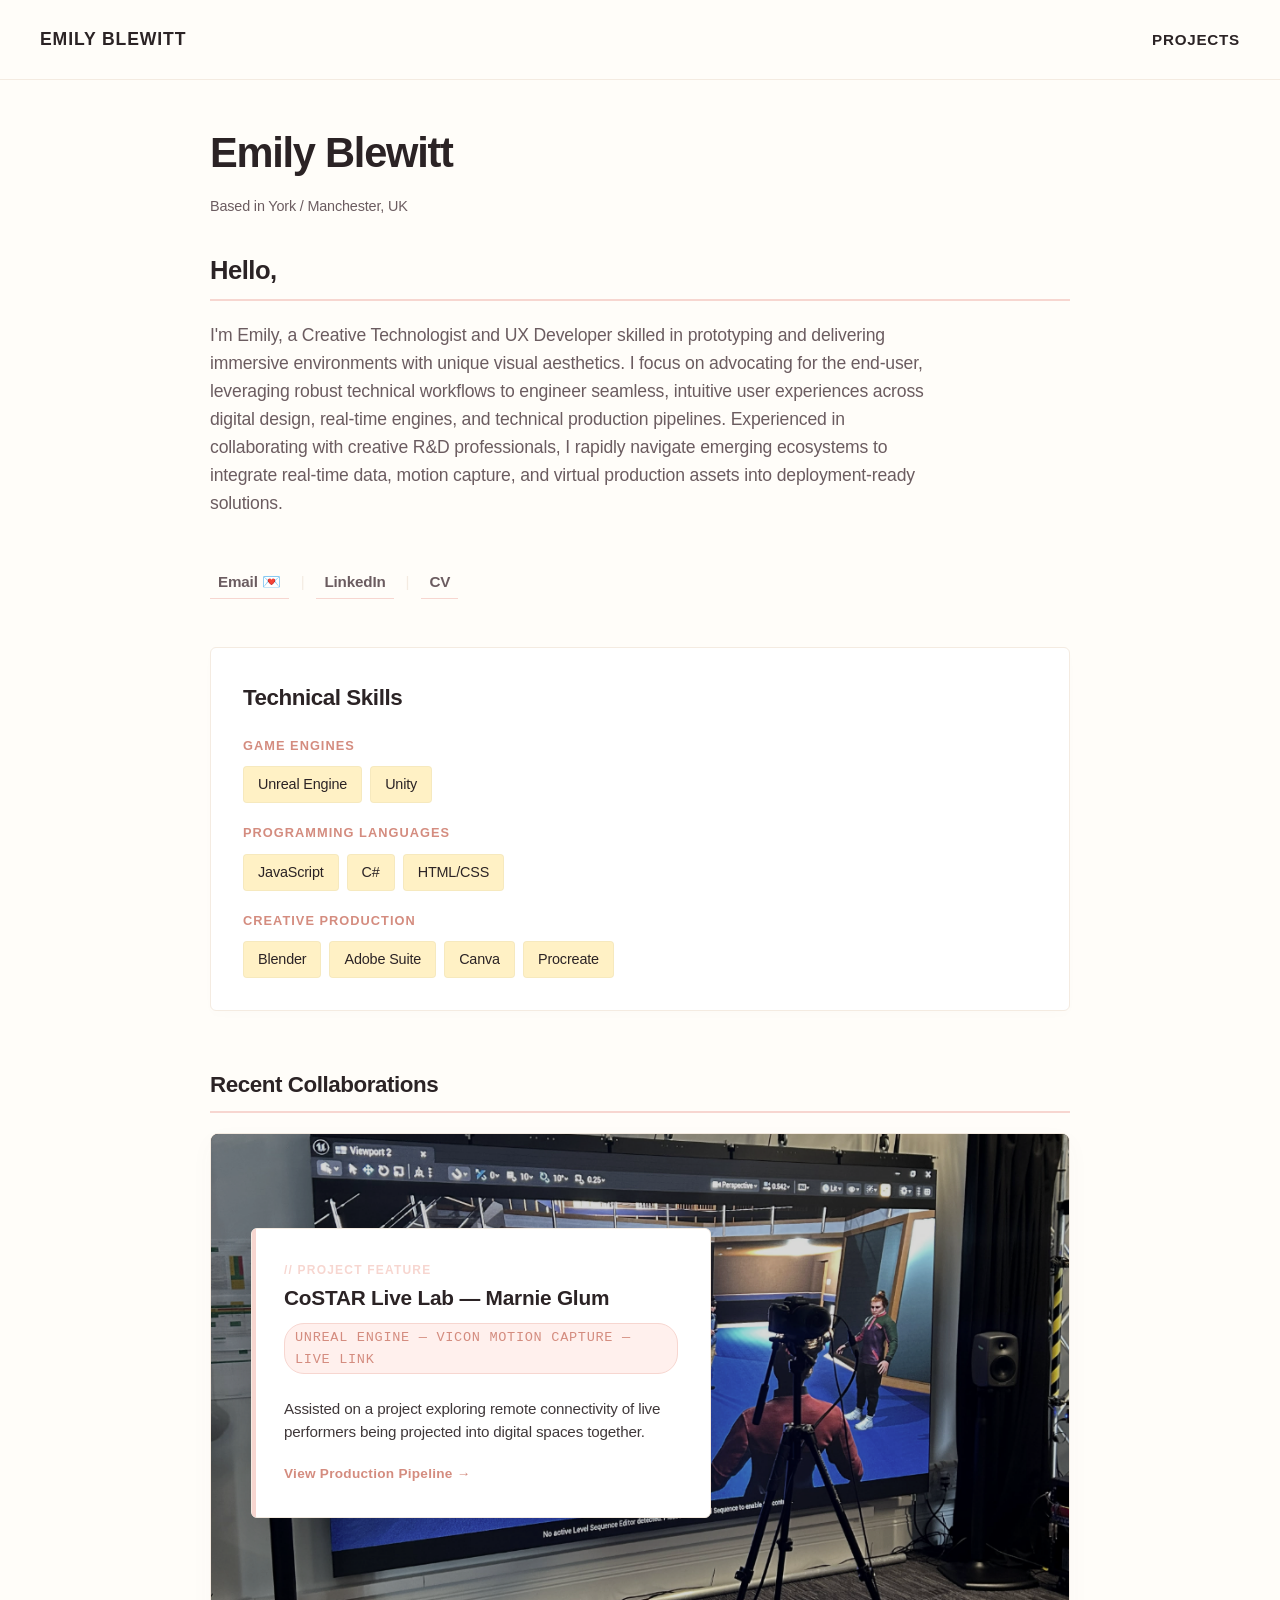
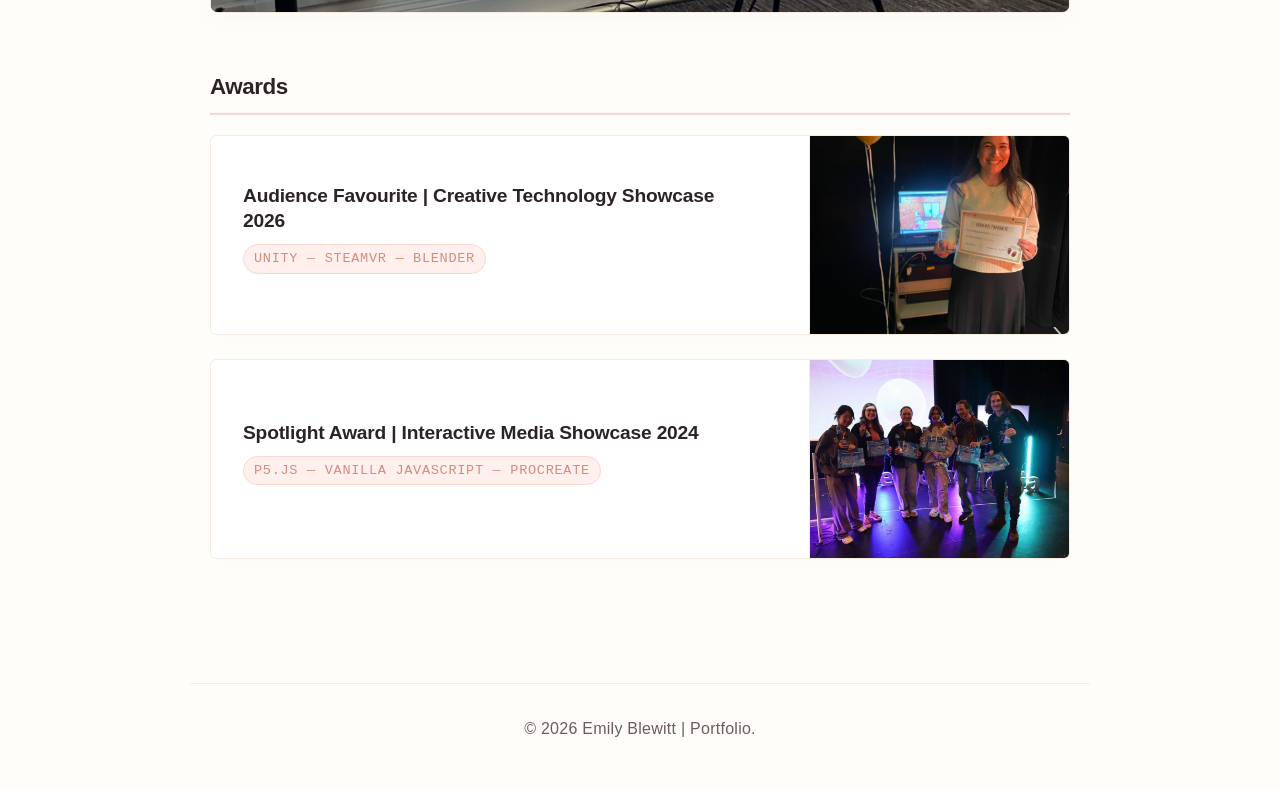
<file: index.html>
<!DOCTYPE html>
<html lang="en">
<head>
    <meta charset="UTF-8">
    <meta name="viewport" content="width=device-width, initial-scale=1.0">
    <title>Emily Blewitt | Portfolio</title>
    <link rel="stylesheet" href="styles.css">
</head>
<body>
    <!-- Navigation Bar -->
    <nav>
        <div class="logo"><a id="portfolio-text" href="index.html">EMILY BLEWITT</a></div>
        <ul>
            <li><a href="projects.html">Projects</a></li>
        </ul>
    </nav>
<main>
    <!-- Name and Location -->
    <div class="intro-profile">
        <h1>Emily Blewitt</h1>
        <p class="location-tag">Based in York / Manchester, UK</p>
    </div>
    <!--Short Bio-->
    <div class="short-bio">
        <h2>Hello,</h2>
        <p>I'm Emily, a Creative Technologist and UX Developer skilled in prototyping and delivering immersive environments with unique visual aesthetics. I focus on advocating for the end-user, leveraging robust technical workflows to engineer seamless, intuitive user experiences across digital design, real-time engines, and technical production pipelines.
            Experienced in collaborating with creative R&D professionals, I rapidly navigate emerging ecosystems to integrate real-time data, motion capture, and virtual production assets into deployment-ready solutions.</p>
    </div>
    <!--Contact-->
     <div class="contact-tab-capsule">
        <a href="mailto:emilygrace.blewitt@gmail.com" class="tab-link">Email 💌</a>
        <span class="tab-divider">|</span>
        <a href="https://www.linkedin.com/in/emily-blewitt-62a078246/" target="_blank" rel="noopener noreferrer" class="tab-link">LinkedIn</a>
        <span class="tab-divider">|</span>
        <a href="CV_EmilyBlewitt.pdf" download="CV_EmilyBlewitt.pdf" target="_blank" class="tab-link">CV</a>
    </div>
    <!--Tech Stack-->
    <div class="tech-stack">
        <h3 class="tool-header">Technical Skills</h3>
        <h4 class="tool-group">Game Engines</h4>
        <ul>
            <li>Unreal Engine</li>
            <li>Unity</li>
        </ul>
        <h4 class="tool-group">Programming Languages</h4>  
        <ul>
            <li>JavaScript</li>
            <li>C#</li>
            <li>HTML/CSS</li>
        </ul>
        <h4 class="tool-group">Creative Production</h4>
        <ul>
            <li>Blender</li>
            <li>Adobe Suite</li>
            <li>Canva</li>
            <li>Procreate</li>    
        </ul>
    </div>

    <!--Highlight Project-->
    <!--Highlight Project: Premium Exhibition Spotlight Banner-->
    <section class="highlight-project">
        <h2 class="highlight-title">Recent Collaborations</h2>
        
        <a href="CoSTAR-MG.html" class="spotlight-banner-link">
            <div class="spotlight-viewport-container">
                <!-- Immersive Background Media Asset -->
                <div class="spotlight-image-lens">
                    <img src="images/croppedmgcs.png" alt="CoSTAR Live Lab Project" class="spotlight-bg-img">
                </div>
                
                <!-- Sleek Minimalist Gallery Placard Overlay -->
                <div class="spotlight-placard-overlay">
                    <div class="placard-accent-bracket"></div>
                    <div class="placard-inner-content">
                        <p class="placard-context-tag">// PROJECT FEATURE</p>
                        <h3 class="placard-project-title">CoSTAR Live Lab — Marnie Glum</h3>
                        <p class="project-meta-tags">Unreal Engine — Vicon Motion Capture — Live Link</p>
                        <p class="placard-description">Assisted on a project exploring remote connectivity of live performers being projected into digital spaces together.</p>
                        <span class="placard-action-btn">View Production Pipeline →</span>
                    </div>
                </div>
            </div>
        </a>
    </section>



    <!--Additional Skills and Experience-->
    <section class="awards">
        <h2 class="awards-title">Awards</h2>
        
        <!-- CT Showcase Card -->
        <article class="award-item">
            <div class="award-item-content">
                <h3 class="award-name">Audience Favourite | Creative Technology Showcase 2026</h3>
                <p class="project-meta-tags">Unity — SteamVR — Blender</p>
            </div>
            <div class="award-media-wrapper">
                <img src="images/audiencefavimage.jpg" alt="Creative Technology Showcase Award" class="awards-image">
            </div>
        </article>
        
        <!-- IM Showcase Card -->
        <article class="award-item">
            <div class="award-item-content">
                <h3 class="award-name">Spotlight Award | Interactive Media Showcase 2024</h3>
                <p class="project-meta-tags">p5.js — Vanilla JavaScript — Procreate</p>
            </div>  
            <div class="award-media-wrapper">
                <img src="images/imshowcase2024.jpg" alt="Interactive Media Showcase Award" class="awards-image"> 
            </div>
        </article>
    </section>

</main>
    <footer>
        <p>&copy; 2026 Emily Blewitt | Portfolio.</p>
    </footer>
</body>
<script src="cursor.js"></script>
</html>
</file>
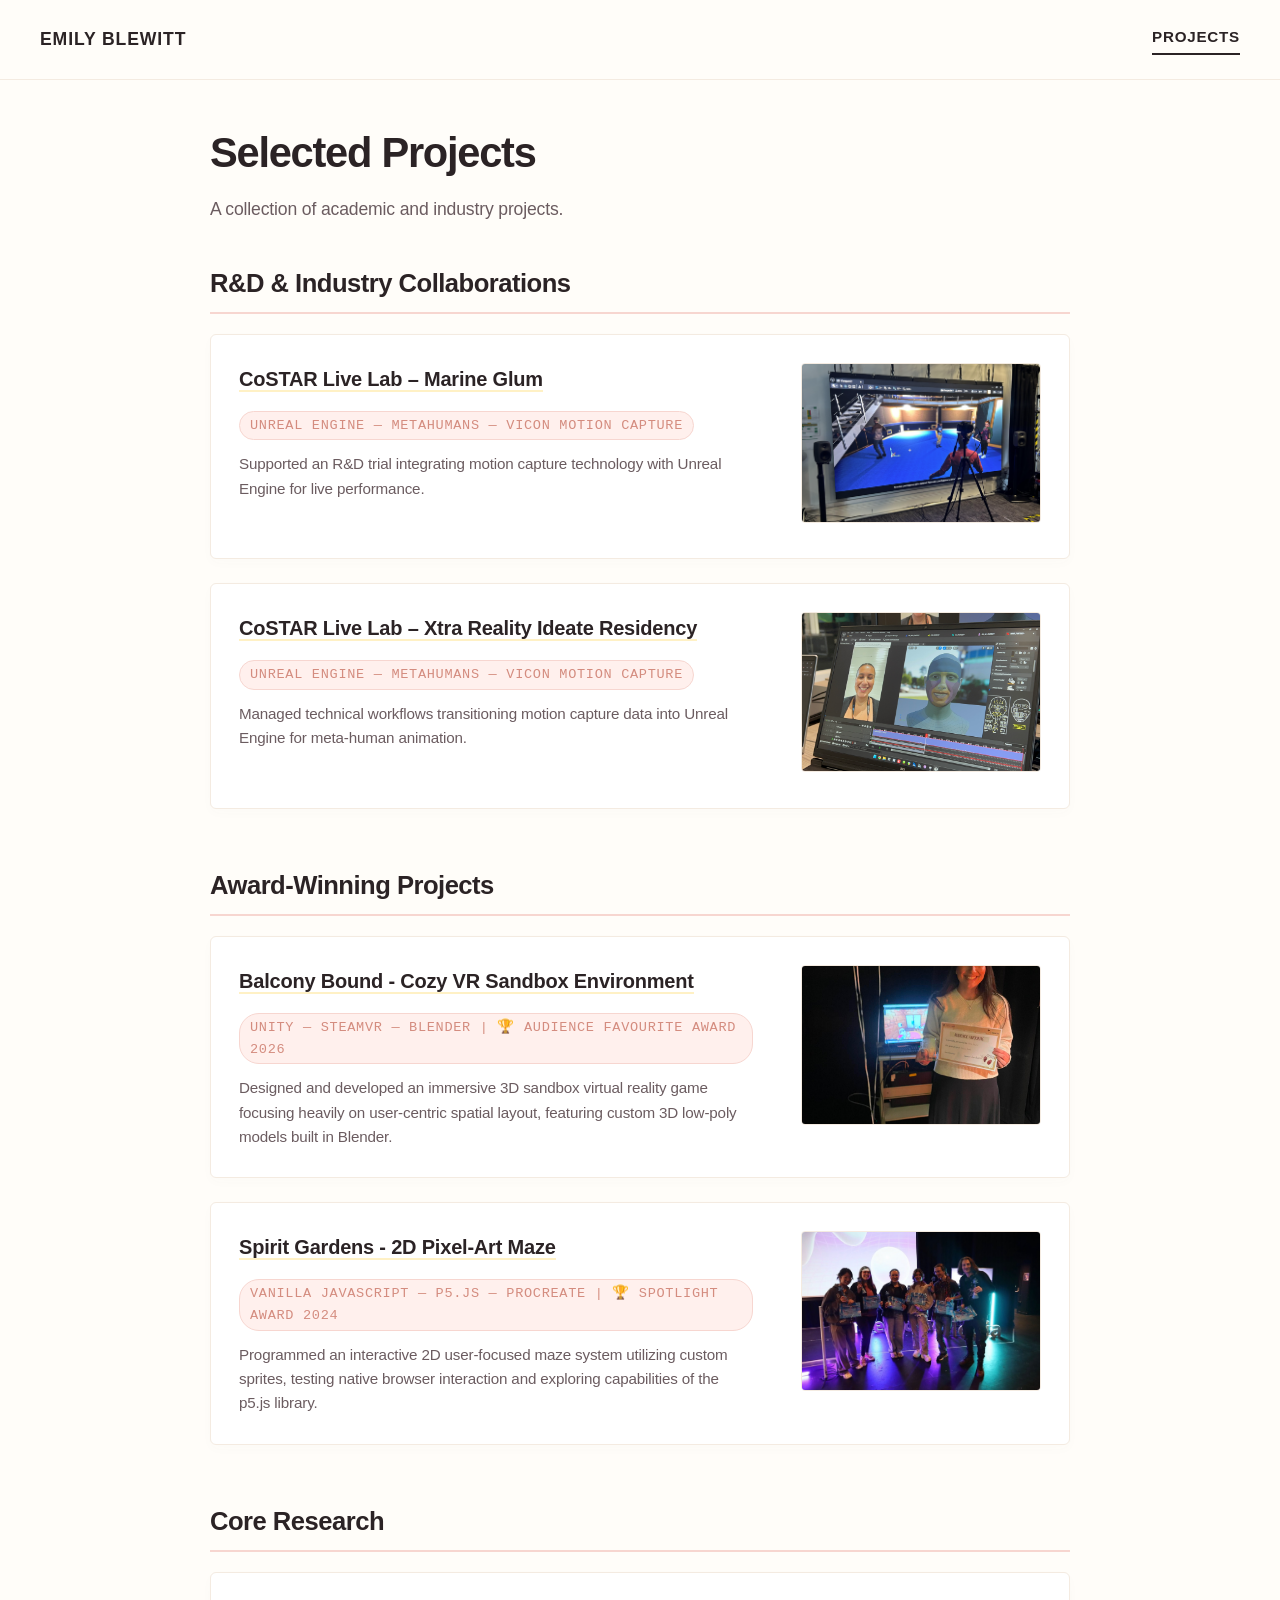
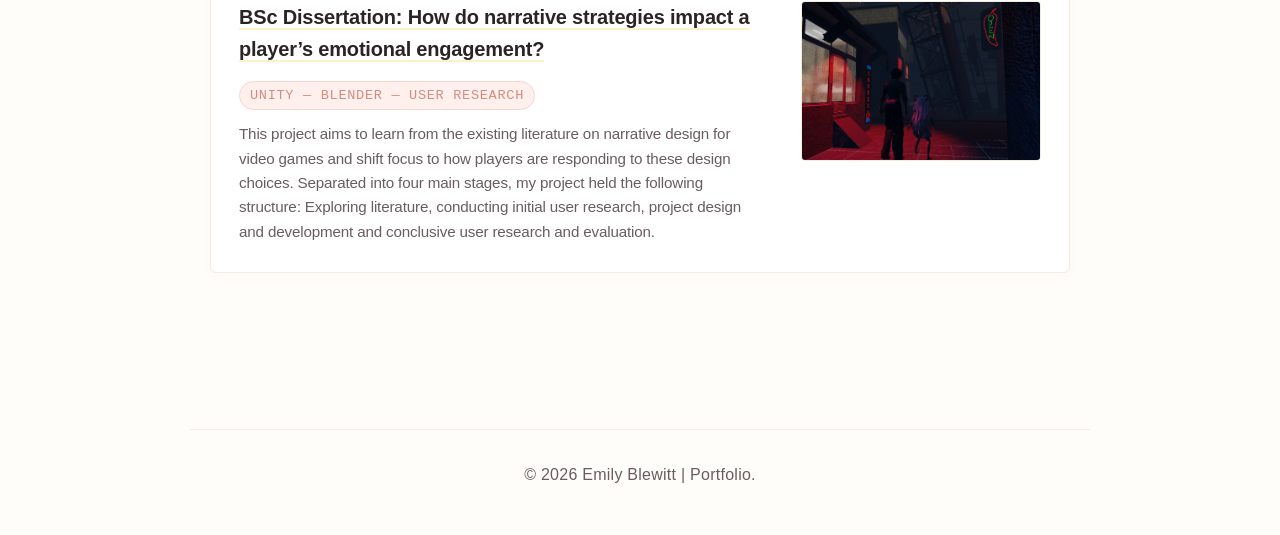
<file: projects.html>
<!DOCTYPE html>
<html lang="en">
<head>
    <meta charset="UTF-8">
    <meta name="viewport" content="width=device-width, initial-scale=1.0">
    <title>Projects | Emily Blewitt</title>
    <link rel="stylesheet" href="styles.css">
</head>
<body>
    <!-- Navigation Bar -->
    <nav>
        <div class="logo"><a id="portfolio-text" href="index.html">EMILY BLEWITT</a></div>
        <ul>
            <li><a href="projects.html" class="active">Projects</a></li>
        </ul>
    </nav>
    
<main class="projects-container">
    <header class="page-title-block">
        <h1>Selected Projects</h1>
        <p class="subtitle-tag">A collection of academic and industry projects.</p>
    </header>

    <!-- SECTION 1: INDUSTRY & R&D COLLABORATIONS -->
    <section class="project-category-group">
        <h2>R&D & Industry Collaborations</h2>
        
        <!-- Project 1: CoSTAR Lab Work 1 -->
        <article class="project-list-card">
            <div class="project-text-content">
                <h3><a href="CoSTAR-MG.html">CoSTAR Live Lab – Marine Glum</a></h3>
                <p class="project-meta-tags">Unreal Engine — MetaHumans — Vicon Motion Capture</p>
                <p class="project-description">Supported an R&D trial integrating motion capture technology with Unreal Engine for live performance.</p>
            </div>
            <figure class="project-preview-media">
                <img src="images/croppedmgcs.png" alt="Technical workflow screenshot at CoSTAR Live Lab" class="project-thumbnail">
            </figure>
        </article>

        <!-- Project 2: Imminent XR / Industry Project -->
        <article class="project-list-card">
            <div class="project-text-content">
                <h3><a href="CoSTAR-XR.html">CoSTAR Live Lab – Xtra Reality Ideate Residency</a></h3>
                <p class="project-meta-tags">Unreal Engine — MetaHumans — Vicon Motion Capture</p>
                <p class="project-description">Managed technical workflows transitioning motion capture data into Unreal Engine for meta-human animation.</p>
            </div>
            <figure class="project-preview-media">
                <img src="images/IMG_8449.JPG" alt="3D environment render in Unreal Engine" class="project-thumbnail">
            </figure>
        </article>
    </section>

    <!-- SECTION 2: ACADEMIC AWARDS -->
    <section class="project-category-group">
        <h2>Award-Winning Projects</h2>

        <!-- Project 3: Showcase 2026 -->
        <article class="project-list-card">
            <div class="project-text-content">
                <h3><a href="balconybound.html">Balcony Bound - Cozy VR Sandbox Environment</a></h3>
                <p class="project-meta-tags">Unity — SteamVR — Blender | 🏆 Audience Favourite Award 2026</p>
                <p class="project-description">Designed and developed an immersive 3D sandbox virtual reality game focusing heavily on user-centric spatial layout, featuring custom 3D low-poly models built in Blender.</p>
            </div>
            <figure class="project-preview-media">
                <img src="images/audiencefavimage.jpg" alt="Emily at the Creative Technology Showcase 2026" class="project-thumbnail">
            </figure>
        </article>

        <!-- Project 4: Showcase 2024 -->
        <article class="project-list-card">
            <div class="project-text-content">
                <h3><a href="spiritgardens.html">Spirit Gardens - 2D Pixel-Art Maze</a></h3>
                <p class="project-meta-tags">Vanilla JavaScript — p5.js — Procreate | 🏆 Spotlight Award 2024</p>
                <p class="project-description">Programmed an interactive 2D user-focused maze system utilizing custom sprites, testing native browser interaction and exploring capabilities of the p5.js library.</p>
            </div>
            <figure class="project-preview-media">
                <img src="images/imshowcase2024.jpg" alt="Emily presenting the Pixel Maze project in 2024" class="project-thumbnail">
            </figure>
        </article>
    </section>

    <!-- SECTION 3: CORE RESEARCH -->
    <section class="project-category-group">
        <h2>Core Research</h2>

        <!-- Project 5: Dissertation Project -->
        <article class="project-list-card" id="dissertation-card">
            <div class="project-text-content">
                <h3><a href="nfgm.html">BSc Dissertation: How do narrative strategies impact a player’s emotional engagement?</a></h3>
                <p class="project-meta-tags">Unity — Blender — User Research</p>
                <p class="project-description">This project aims to learn from the existing literature on narrative design for video games and shift focus to how players are responding to these design choices. Separated into four main stages, my project held the following structure: Exploring literature, conducting initial user research, project design and development and conclusive user research and evaluation.</p>
            </div>
            <figure class="project-preview-media">
                <img src="images/ngfm.png" alt="Spatial UX research data visualization schematic" class="project-thumbnail">
            </figure>
        </article>
    </section>
</main>

<footer>
    <p>&copy; 2026 Emily Blewitt | Portfolio.</p>
</footer>
</body>
<script src="cursor.js"></script>
</html>
</file>
<file: styles.css>
/* ==========================================================================
   1. GLOBAL STYLES & VARIABLES
   ========================================================================== */
:root {
    --bg-color: #FFFDF9;         /* Very soft cream background */
    --text-color: #2b2325;       /* Chic, soft off-black/warm charcoal */
    --text-muted: #6b5c60;       /* Muted warm grey for body text */
    --card-bg: #FFFFFF;
    --border-color: #F4EBE1;     /* Soft warm taupe border */
    
    /* Feminine & Chic Accent Palette */
    --pink-primary: #F7D6D0;     /* Soft pastel blush pink */
    --pink-light: #FFF0ED;       /* Ultra-soft tint for tags */
    --yellow-accent: #FFF1C5;    /* Pastel warm candle-yellow */
    --accent-dark: #D48C7F;      /* Dusty rose for link states */
    
    --max-width: 900px;
    /* Clean, classic Helvetica-style plain typography stack */
    --font-stack: "Helvetica Neue", Helvetica, Arial, sans-serif;
}

* {
    box-sizing: border-box;
    margin: 0;
    padding: 0;
}

body {
    font-family: var(--font-stack);
    background-color: var(--bg-color);
    color: var(--text-color);
    line-height: 1.6;
    padding-top: 80px;
    letter-spacing: -0.01em; /* Gives Helvetica a premium editorial feel */
}

main, .projects-container {
    max-width: var(--max-width);
    margin: 0 auto;
    padding: 40px 20px;
}

/* Typography */
h1 {
    font-size: 2.6rem;
    font-weight: 700;
    letter-spacing: -0.03em;
    margin-bottom: 8px;
    color: var(--text-color);
}

h2 {
    font-size: 1.6rem;
    font-weight: 600;
    letter-spacing: -0.02em;
    margin-bottom: 20px;
    padding-bottom: 8px;
    border-bottom: 2px solid var(--pink-primary); /* Chic pink accent line */
}

h3 {
    font-size: 1.25rem;
    font-weight: 600;
    letter-spacing: -0.01em;
    margin-bottom: 8px;
}

h4 {
    font-size: 0.9rem;
    font-weight: 700;
    text-transform: uppercase;
    letter-spacing: 0.08em;
    margin-top: 16px;
    margin-bottom: 8px;
    color: var(--text-muted);
}

p {
    margin-bottom: 16px;
    color: var(--text-muted);
    font-size: 1rem;
}

a {
    color: var(--text-color);
    text-decoration: none;
}

a:hover {
    color: var(--accent-dark);
}

ul {
    list-style-type: none;
    margin-bottom: 16px;
}

/* ==========================================================================
   Adding the Interactive Hover Effects to Navigation and Tabs
   ========================================================================== */

/* 1. The Navigation Bar Link */
nav ul li a {
    display: inline-block; /* Essential! Transforms only apply to inline-block/block elements */
    text-decoration: none;
    color: var(--text-color);
    font-weight: 500;
    /* This makes the grow and color shift transition buttery smooth */
    transition: transform 0.3s cubic-bezier(0.25, 1, 0.5, 1), color 0.2s ease;
}

nav ul li a:hover {
    color: var(--pink-primary); /* Shifts color to your signature pink on hover */
    transform: scale(1.06);     /* Micro-grow effect (6% expansion) */
}


/* 2. The Contact Tab Capsule Links */
.contact-tab-capsule .tab-link {
    display: inline-block; /* Ensures the element can scale cleanly */
    text-decoration: none;
    color: var(--text-color);
    font-weight: 500;
    padding: 4px 8px; /* Adds a tiny bit of breathing room around each link */
    transition: transform 0.3s cubic-bezier(0.25, 1, 0.5, 1), color 0.2s ease;
}

.contact-tab-capsule .tab-link:hover {
    color: var(--pink-primary);
    transform: scale(1.08); /* Slightly more pronounced scale for the contact tabs */
}


/* ==========================================================================
   2. NAVIGATION BAR
   ========================================================================== */
nav {
    position: fixed;
    top: 0;
    left: 0;
    width: 100%;
    height: 60px;
    background-color: rgba(255, 253, 249, 0.85); /* Blurred cream */
    backdrop-filter: blur(12px);
    border-bottom: 1px solid var(--border-color);
    display: flex;
    justify-content: space-between;
    align-items: center;
    padding: 0 40px;
    z-index: 1000;
}

.logo a {
    font-weight: 700;
    letter-spacing: 0.08em;
    font-size: 0.95rem;
}

nav ul {
    display: flex;
    margin-bottom: 0;
}

nav ul li a {
    font-weight: 500;
    font-size: 0.9rem;
    letter-spacing: 0.02em;
}

nav ul li a.active {
    color: var(--text-color);
    border-bottom: 2px solid var(--text-color);
    padding-bottom: 4px;
}

/* ==========================================================================
   Navigation Bar Structure (Fixed & Layered Correctly)
   ========================================================================== */
nav {
    position: fixed;
    top: 0;
    left: 0;
    width: 100%;
    height: 80px;
    background-color: rgba(255, 253, 249, 0.95); /* Matches your soft cream with translucent blur */
    backdrop-filter: blur(8px);
    border-bottom: 1px solid var(--border-color);
    display: flex;
    justify-content: space-between;
    align-items: center;
    padding: 0 40px;
    z-index: 1000; /* Keeps navigation safely above images */
}

.logo #portfolio-text {
    font-weight: 700;
    letter-spacing: 0.05em;
    font-size: 1.1rem;
}

nav ul {
    margin-bottom: 0; /* Clears global list spacing inside headers */
}

nav ul li a {
    display: inline-block;
    font-weight: 600;
    font-size: 0.95rem;
    text-transform: uppercase;
    letter-spacing: 0.05em;
    transition: transform 0.3s cubic-bezier(0.25, 1, 0.5, 1), color 0.2s ease;
    text-decoration: none;
    border-bottom: none; /* Smooth underline transition on hover */
    outline: none; /* Removes default focus outline for cleaner look */
}

nav ul li a:hover {
    color: var(--accent-dark);
    transform: scale(1.06);
}

/* ==========================================================================
   Contact Capsule Panel Configuration
   ========================================================================== */
.contact-tab-capsule {
    display: flex;
    align-items: center;
    gap: 12px;
    margin-bottom: 48px;
    font-size: 0.95rem;
}

.contact-tab-capsule .tab-link {
    display: inline-block;
    font-weight: 600;
    color: var(--text-muted);
    transition: transform 0.3s cubic-bezier(0.25, 1, 0.5, 1), color 0.2s ease;
}

.contact-tab-capsule .tab-link:hover {
    color: var(--accent-dark);
    transform: scale(1.08);
}

.tab-divider {
    color: var(--border-color);
    user-select: none;
}

/* ==========================================================================
   3. HOME PAGE COMPONENTS
   ========================================================================== */

   /* Hero Block */
.intro-profile {
    margin-bottom: 32px;
}

.role-tag {
    font-size: 1.15rem;
    font-weight: 500;
    color: var(--text-color);
    background-color: var(--yellow-accent); /* Soft yellow highlights */
    display: inline-block;
    padding: 2px 6px;
    border-radius: 2px;
    margin-bottom: 8px;
}

.location-tag {
    font-size: 0.9rem;
    color: var(--text-muted);
}

/* Bio */
.short-bio p {
    font-size: 1.05rem;
    max-width: 800px;
}

/* Contact Tab Capsule */
.contact-tab-capsule {
    display: flex;
    align-items: center;
    gap: 12px;
    margin: 24px 0 48px 0;
    font-size: 0.95rem;
}

.tab-link {
    font-weight: 600;
    color: var(--text-color);
    border-bottom: 1px solid var(--pink-primary);
}

.tab-link:hover {
    border-bottom-color: var(--text-color);
}

.tab-divider {
    color: var(--border-color);
}

/* Technical Skills Grid */
.skills-grid {
    display: grid;
    grid-template-columns: repeat(auto-fit, minmax(220px, 1fr));
    gap: 24px;
    margin-top: 16px;
    margin-bottom: 48px;
}

.skills-category {
    background-color: var(--card-bg);
    padding: 24px;
    border: 1px solid var(--border-color);
    border-radius: 6px;
    box-shadow: 0 2px 8px rgba(107, 92, 96, 0.02); /* Soft feminine shadows */
}

.skills-category li {
    font-size: 0.95rem;
    padding: 4px 0;
    color: var(--text-muted);
    position: relative;
    padding-left: 16px;
}

.skills-category li::before {
    content: "•";
    color: var(--accent-dark);
    position: absolute;
    left: 0;
}

/* Meta Tags (The Technical labels) */
.project-meta-tags {
    font-family: monospace;
    font-size: 0.8rem;
    font-weight: 500;
    color: var(--text-color);
    background-color: var(--pink-light); /* Softest blush tint */
    border: 1px solid var(--pink-primary);
    display: inline-block;
    padding: 3px 10px;
    border-radius: 20px; /* Rounded pill style */
    margin-bottom: 12px;
}

/* ==========================================================================
   4. PROJECTS & AWARDS STRUCTURE
   ========================================================================== */
.project-category-group {
    margin-bottom: 56px;
}

.page-title-block {
    margin-bottom: 40px;
}

.subtitle-tag {
    font-size: 1.1rem;
}

/* Layout Cards */
.project-card, .project-list-card, .award-item {
    background-color: var(--card-bg);
    border: 1px solid var(--border-color);
    border-radius: 6px;
    padding: 28px;
    margin-bottom: 24px;
    display: flex;
    flex-direction: column;
    gap: 16px;
    box-shadow: 0 4px 12px rgba(107, 92, 96, 0.02);
}

/* Soft color accent split on the main project link */
.project-text-content h3 a {
    font-weight: 700;
    border-bottom: 2px solid var(--yellow-accent);
}

.project-text-content h3 a:hover {
    border-bottom-color: var(--accent-dark);
}

/* Side-by-Side Desktop layout for Projects page */
@media (min-width: 768px) {
    .project-list-card {
        flex-direction: row;
        justify-content: space-between;
        align-items: flex-start;
    }
    
    .project-text-content {
        flex: 1;
        padding-right: 32px;
    }
    
    .project-preview-media, .award-media {
        flex: 0 0 240px;
    }
}

.project-overview, .project-description {
    font-size: 0.95rem;
    margin-bottom: 0;
}

/* Image & Media Elements */
img.awards-image, img.project-thumbnail {
    width: 100%;
    max-width: 100%;
    height: 160px;
    object-fit: cover;
    border: 1px solid var(--border-color);
    border-radius: 4px;
}

figure {
    display: block;
}

figcaption {
    font-size: 0.8rem;
    color: var(--text-muted);
    margin-top: 6px;
    text-align: center;
    font-style: italic;
}

/* ==========================================================================
   5. FOOTER
   ========================================================================== */
footer {
    max-width: var(--max-width);
    margin: 60px auto 0 auto;
    padding: 32px 20px;
    border-top: 1px solid var(--border-color);
    text-align: center;
    font-size: 0.8rem;
    color: var(--text-muted);
    letter-spacing: 0.02em;
}

/* ==========================================================================
   6. CASE STUDY DETAIL & GRID LAYOUTS
   ========================================================================== */
.case-study-container {
    padding-top: 20px;
}

/* Back Link Utilities */
.back-link-wrapper {
    margin-bottom: 24px;
}

.back-link-wrapper a {
    color: var(--accent-dark);
    font-weight: 600;
}

/* Main Two-Column Side-by-Side Split */
.case-study-grid {
    display: flex;
    flex-direction: column;
    gap: 40px;
    margin-top: 32px;
}

@media (min-width: 768px) {
    .case-study-grid {
        flex-direction: row;
        align-items: flex-start;
    }
    
    .case-study-main {
        flex: 1;
    }
    
    .case-study-sidebar {
        flex: 0 0 300px;
        position: sticky;
        top: 100px;
        display: flex;
        flex-direction: column;
        gap: 24px;
    }
}

/* Challenges/Hurdles Card Blocks */
.challenge-block {
    background-color: var(--card-bg);
    border: 1px solid var(--border-color);
    border-left: 4px solid var(--pink-primary); /* Chic blush edge accent */
    border-radius: 4px;
    padding: 24px;
    margin-bottom: 24px;
    box-shadow: 0 4px 12px rgba(107, 92, 96, 0.01);
}

.challenge-block h3 {
    margin-bottom: 12px;
    font-size: 1.15rem;
}

.challenge-block p strong {
    color: var(--accent-dark);
}

/* Sidebar Specification Card Panel */
.meta-card {
    background-color: var(--card-bg);
    border: 1px solid var(--border-color);
    padding: 24px;
    border-radius: 6px;
    box-shadow: 0 4px 12px rgba(107, 92, 96, 0.01);
}

.meta-item {
    margin-top: 16px;
    padding-bottom: 12px;
    border-bottom: 1px dashed var(--border-color);
}

.meta-item:last-child {
    border-bottom: none;
    padding-bottom: 0;
}

.meta-item h4 {
    margin-top: 0;
    margin-bottom: 4px;
}

.meta-item p {
    margin-bottom: 0;
    font-size: 0.95rem;
}

/* Sidebar Project Aims Panel */
.project-aims-card {
    background-color: var(--pink-light); /* Soft blush background layer */
    border-color: var(--pink-primary);
}

.aim-item {
    display: flex;
    gap: 16px;
    margin-top: 20px;
}

.aim-number {
    font-family: monospace;
    font-weight: 700;
    color: var(--accent-dark);
    font-size: 1.2rem;
    background-color: var(--card-bg);
    padding: 2px 6px;
    border-radius: 4px;
    height: fit-content;
    border: 1px solid var(--border-color);
}

.aim-item h4 {
    margin-top: 0;
    margin-bottom: 6px;
    text-transform: none;
    letter-spacing: normal;
    color: var(--text-color);
    font-size: 1.05rem;
}

.aim-item p {
    font-size: 0.9rem;
    margin-bottom: 0;
}

/* ==========================================================================
   7. IMAGES, CAROUSELS & INTERACTION HOVERS
   ========================================================================== */
.case-study-hero-media {
    margin: 32px 0;
}

.case-study-img {
    width: 100%;
    height: auto;
    max-height: 480px;
    object-fit: cover;
    border-radius: 6px;
    border: 1px solid var(--border-color);
}

/* Horizontal Gallery Cards layout */
.horizontal-scroll-gallery {
    display: grid;
    grid-template-columns: repeat(auto-fit, minmax(260px, 1fr));
    gap: 24px;
    margin-top: 20px;
}

.gallery-card {
    background-color: var(--card-bg);
    border: 1px solid var(--border-color);
    border-radius: 6px;
    overflow: hidden;
    box-shadow: 0 4px 12px rgba(107, 92, 96, 0.01);
}

.gallery-image-wrapper {
    position: relative;
    width: 100%;
    height: 260px;
    overflow: hidden;
    background-color: #eaeaea;
    display: flex;
    justify-content: center;
    align-items: center;
    padding: 8px;
}

.gallery-image-wrapper img {
    width: 100%;
    height: 100%;
    object-fit: contain;
}

/* Clean UI Fade Overlay for Technical Specifics */
.image-hover-overlay {
    position: absolute;
    top: 0;
    left: 0;
    width: 100%;
    height: 100%;
    background-color: rgba(255, 253, 249, 0.96); /* Elegant soft blurred cream tint */
    opacity: 0;
    display: flex;
    align-items: center;
    padding: 20px;
    transition: opacity 0.2s ease-in-out;
}

.gallery-image-wrapper:hover .image-hover-overlay {
    opacity: 1;
}

.overlay-text h4 {
    margin-top: 0;
    margin-bottom: 4px;
    font-size: 0.85rem;
    color: var(--accent-dark);
}

.overlay-text p {
    font-size: 0.8rem;
    margin-bottom: 12px;
    line-height: 1.4;
}

.overlay-text p:last-child {
    margin-bottom: 0;
}

.card-caption {
    padding: 12px;
    font-size: 0.85rem;
    color: var(--text-muted);
    text-align: center;
    border-top: 1px solid var(--border-color);
    background-color: #FFFDF9;
}

/* ==========================================================================
   8. FULL-WIDTH TEXT BLOCKS (UX & REFLECTION)
   ========================================================================== */
.ux-case-study-fullwidth, .reflection-section-fullwidth {
    margin-top: 64px;
    padding-top: 32px;
    border-top: 1px solid var(--border-color);
}

.ux-intro, .reflection-intro {
    font-size: 1.1rem;
    max-width: 800px;
    margin-bottom: 32px;
}

/* UX Process Layout Rows */
.ux-process-grid {
    display: grid;
    grid-template-columns: repeat(auto-fit, minmax(260px, 1fr));
    gap: 24px;
}

.ux-step {
    background-color: var(--card-bg);
    border: 1px solid var(--border-color);
    padding: 28px;
    border-radius: 6px;
    box-shadow: 0 4px 12px rgba(107, 92, 96, 0.01);
}

.ux-step h3 {
    font-size: 1.15rem;
    margin-bottom: 12px;
    color: var(--text-color);
}

.ux-step p {
    font-size: 0.95rem;
    margin-bottom: 0;
}

/* Reflection Aim Cards Grid Block */
.reflection-grid {
    display: flex;
    flex-direction: column;
    gap: 24px;
}

.reflection-card {
    background-color: var(--card-bg);
    border: 1px solid var(--border-color);
    border-radius: 6px;
    padding: 28px;
    display: flex;
    flex-direction: column;
    gap: 20px;
    box-shadow: 0 4px 12px rgba(107, 92, 96, 0.01);
}

@media (min-width: 768px) {
    .reflection-card {
        flex-direction: row;
        align-items: flex-start;
    }
    
    .reflection-meta {
        flex: 0 0 220px;
    }
    
    .reflection-body {
        flex: 1;
    }
}

.aim-reference {
    font-family: monospace;
    font-size: 0.85rem;
    font-weight: 700;
    color: var(--text-color);
    background-color: var(--yellow-accent); /* Warm yellow highlight indicator */
    padding: 2px 8px;
    border-radius: 2px;
    display: inline-block;
    margin-bottom: 8px;
}

.reflection-meta h3 {
    font-size: 1.15rem;
    margin-bottom: 0;
}

.status-critique {
    margin-bottom: 14px;
    font-size: 0.95rem;
}

.future-fix {
    margin-bottom: 0;
    padding-top: 12px;
    border-top: 1px dashed var(--border-color);
    font-size: 0.95rem;
}

/* ==========================================================================
   Scoping Home Bio Text Spacing
   ========================================================================== */
.short-bio {
    margin-bottom: 48px;
}

.short-bio p {
    font-size: 1.1rem;
    max-width: 720px;
    margin-bottom: 16px;
    line-height: 1.6;
}

/* ==========================================================================
   Problem Area 1: Fixing the Tech Stack Lists into Editorial Clusters
   ========================================================================== */
.tech-stack {
    margin-bottom: 56px;
    background-color: var(--card-bg, #ffffff);
    border: 1px solid var(--border-color, #e0e0e0);
    padding: 32px;
    border-radius: 6px;
    box-shadow: 0 4px 12px rgba(107, 92, 96, 0.01);
}

.tool-header {
    font-size: 1.4rem;
    font-weight: 700;
    letter-spacing: -0.02em;
    margin-bottom: 8px;
    color: var(--text-color, #222222);
}

.tool-group {
    font-size: 0.8rem;
    text-transform: uppercase;
    letter-spacing: 0.08em;
    color: var(--accent-dark, #555555);
    margin-top: 20px;
    margin-bottom: 10px;
    font-weight: 700;
}

/* Transform the vertical lists into neat horizontal tag wraps */
.tech-stack ul {
    display: flex;
    flex-wrap: wrap;
    gap: 8px;
    margin-bottom: 0;
    padding: 0;          /* FIX: Wipes browser default list indent */
    list-style: none;    /* FIX: Erases native bullet styling safely */
}

.tech-stack li {
    font-size: 0.9rem;
    font-weight: 500;
    color: var(--text-color, #222222);
    background-color: var(--yellow-accent, #fffcdb); /* Beautiful candle-yellow */
    border: 1px solid rgba(43, 35, 37, 0.04);
    padding: 6px 14px;
    border-radius: 4px; /* Structured square-edge chips */
}

/* ==========================================================================
   Problem Area 2: Transforming Recent Collaborations into a Premium Exhibition Banner
   ========================================================================== */
.highlight-project {
    margin-bottom: 56px;
}

.highlight-title, .awards-title {
    font-size: 1.4rem;
    font-weight: 700;
    letter-spacing: -0.02em;
    margin-bottom: 20px;
}

/* FIX: Layout rules for the project banner content wrapper */
.project-content-wrapper {
    display: flex;
    flex-direction: column;
    gap: 20px;
}

@media (min-width: 768px) {
    .project-content-wrapper {
        flex-direction: row;
        align-items: stretch;
    }
    .project-card {
        flex: 1;
    }
    .project-image {
        flex: 0 0 300px;
        object-fit: cover;
        border-radius: 6px;
    }
}

.project-card {
    background-color: var(--card-bg, #ffffff);
    border: 1px solid var(--border-color, #e0e0e0);
    border-left: 4px solid var(--pink-primary, #ffb6c1); /* Thick chic pink anchor line */
    padding: 32px;
    border-radius: 6px;
    box-shadow: 0 4px 16px rgba(107, 92, 96, 0.01);
}

.project-card h3 a {
    font-size: 1.3rem;
    font-weight: 700;
    color: var(--text-color, #222222);
    letter-spacing: -0.01em;
    text-decoration: none;
}

.project-card h3 a:hover {
    color: var(--accent-dark, #555555);
}

.project-meta-tags {
    font-size: 0.85rem;
    text-transform: uppercase;
    letter-spacing: 0.05em;
    color: var(--accent-dark, #777777);
    margin: 8px 0 12px 0;
}

/* Keeps overlay card highly legible over darker environment photos */
.spotlight-placard-overlay {
    position: relative;
    z-index: 2;
    background-color: #FFFFFF; /* Forces crisp white backdrop */
    border: 1px solid var(--border-color);
    border-radius: 6px;
    padding: 24px;
    max-width: 100%;
    box-shadow: 0 12px 32px rgba(107, 92, 96, 0.08);
    transition: transform 0.4s cubic-bezier(0.25, 1, 0.5, 1);
}

/* ==========================================================================
   Problem Area 3: Making the Home Awards Section Look Balanced
   ========================================================================== */
/* FIX: Changed selector to lowercase .awards to match corrected HTML */
.awards h2 {
    font-size: 1.4rem;
    font-weight: 700;
    letter-spacing: -0.02em;
    margin-bottom: 20px;
    border-bottom: 2px solid var(--pink-primary, #ffb6c1);
    padding-bottom: 8px;
}

.award-item {
    background-color: var(--card-bg, #ffffff);
    border: 1px solid var(--border-color, #e0e0e0);
    border-radius: 6px;
    padding: 0; /* Clears padding so content and images align to walls */
    overflow: hidden;
    margin-bottom: 24px;
    box-shadow: 0 4px 16px rgba(107, 92, 96, 0.01);
    display: flex;
    flex-direction: column;
}

/* Mobile defaults for nested content */
.award-item-content {
    padding: 24px;
}

.award-media-wrapper {
    width: 100%;
    height: 200px;
}

/* Desktop layout rules for the awards row panels */
@media (min-width: 768px) {
    .award-item {
        flex-direction: row;
        height: 200px;
    }
    
    .award-item-content {
        flex: 1;
        padding: 32px;
        display: flex;
        flex-direction: column;
        justify-content: center;
        align-items: flex-start;
    }
    
    .award-media-wrapper {
        flex: 0 0 260px;
        height: 100%;
        border-left: 1px solid var(--border-color, #e0e0e0);
    }
}

.award-item h3 {
    font-size: 1.2rem;
    font-weight: 700;
    margin-bottom: 2px;
    line-height: 1.3;
}

img.awards-image {
    width: 100%;
    height: 100%;
    object-fit: cover;
    border: none;
    border-radius: 0;
}

/* ==========================================================================
   Problem Area 2: Transforming Recent Collaborations into a Premium Exhibition Banner
   ========================================================================== */
.highlight-project {
    margin-bottom: 56px;
}

.highlight-title {
    font-size: 1.4rem;
    font-weight: 700;
    letter-spacing: -0.02em;
    margin-bottom: 20px;
}

.spotlight-banner-link {
    text-decoration: none;
    display: block;
    color: inherit;
}

/* Immersive Viewport Layout Frame */
.spotlight-viewport-container {
    position: relative;
    width: 100%;
    min-height: 420px; /* Gives the project image plenty of space to breathe */
    border-radius: 8px;
    overflow: hidden;
    border: 1px solid var(--border-color);
    box-shadow: 0 8px 24px rgba(107, 92, 96, 0.03);
    display: flex;
    align-items: flex-end; /* Keeps placard anchored to the bottom on mobile layout */
    padding: 20px;
}

/* Background Media Lens Controls */
.spotlight-image-lens {
    position: absolute;
    top: 0;
    left: 0;
    width: 100%;
    height: 100%;
    z-index: 1;
    background-color: #000000; /* Dark canvas backstop */
}

.spotlight-bg-img {
    width: 100%;
    height: 100%;
    object-fit: cover;
    display: block;
    opacity: 0.85;
    filter: grayscale(30%); /* Gives an editorial, uniform feel at rest */
    transition: transform 0.6s cubic-bezier(0.25, 1, 0.5, 1), 
                filter 0.4s ease, 
                opacity 0.4s ease;
}

/* High-End Gallery Placard Overlay Box */
.spotlight-placard-overlay {
    position: relative;
    z-index: 2;
    background-color: var(--card-bg);
    border: 1px solid var(--border-color);
    border-radius: 6px;
    padding: 24px;
    max-width: 100%;
    box-shadow: 0 12px 32px rgba(0, 0, 0, 0.15);
    transition: transform 0.4s cubic-bezier(0.25, 1, 0.5, 1);
}

/* Creative Tech Pink Anchor Bar styling */
.placard-accent-bracket {
    position: absolute;
    top: 0;
    left: 0;
    bottom: 0;
    width: 4px;
    background-color: var(--pink-primary);
    border-radius: 6px 0 0 6px;
}

.placard-context-tag {
    font-size: 0.75rem;
    font-weight: 700;
    letter-spacing: 0.1em;
    color: var(--pink-primary);
    margin: 0 0 6px 0;
}

.placard-project-title {
    font-size: 1.3rem;
    font-weight: 700;
    color: var(--text-color);
    margin: 0 0 4px 0;
    letter-spacing: -0.01em;
    line-height: 1.2;
}

.placard-description {
    font-size: 0.95rem;
    line-height: 1.5;
    color: var(--text-color);
    margin: 12px 0 16px 0;
    opacity: 0.9;
}

.placard-action-btn {
    font-size: 0.85rem;
    font-weight: 700;
    color: var(--accent-dark);
    letter-spacing: 0.02em;
    transition: color 0.2s ease;
}

/* Immersive Hover States */
.spotlight-banner-link:hover .spotlight-bg-img {
    transform: scale(1.03); /* Soft parallax expansion */
    filter: grayscale(0%);  /* Unveils the vivid full colors of your environment capture */
    opacity: 0.95;
}

.spotlight-banner-link:hover .spotlight-placard-overlay {
    transform: translateY(-4px); /* Placard floats slightly on card hover */
}

.spotlight-banner-link:hover .placard-action-btn {
    color: var(--pink-primary);
}

/* Desktop optimization layout rules */
@media (min-width: 768px) {
    .spotlight-viewport-container {
        min-height: 480px;
        padding: 40px;
        align-items: center; /* Centers the placard right in the middle space */
    }
    
    .spotlight-placard-overlay {
        max-width: 460px; /* Locks text column box so image background stays highly visible */
        padding: 32px;
    }
}

/* ==========================================================================
   9. Cursor Animations and Design
   ========================================================================== */

   /*mouse interaction details*/


   .sparkle {
    position: absolute;
    background: #D48C7F; 
    pointer-events: none;
    clip-path: polygon(50% 0%, 61% 35%, 98% 35%, 68% 57%, 79% 91%, 50% 70%, 21% 91%, 32% 57%, 2% 35%, 39% 35%);
    animation: sparkle-animation 0.6s forwards;
   }

   @keyframes sparkle-animation {
    0% {
        transform: scale(0);
        opacity: 1;
    }
    100% {
        transform: scale(1.5);
        opacity: 0;
    }
   }

   /* .circle {
    position: absolute;
    background: #D48C7F; 
    border-radius: 50%;
    pointer-events: none;
    animation: circle-animation 0.6s forwards;
   }

   @keyframes circle-animation {
    0% {
        transform: scale(0);
        opacity: 1;
    }
    100% {
        transform: scale(1.5);
        opacity: 0;
    }
   } */
</file>
